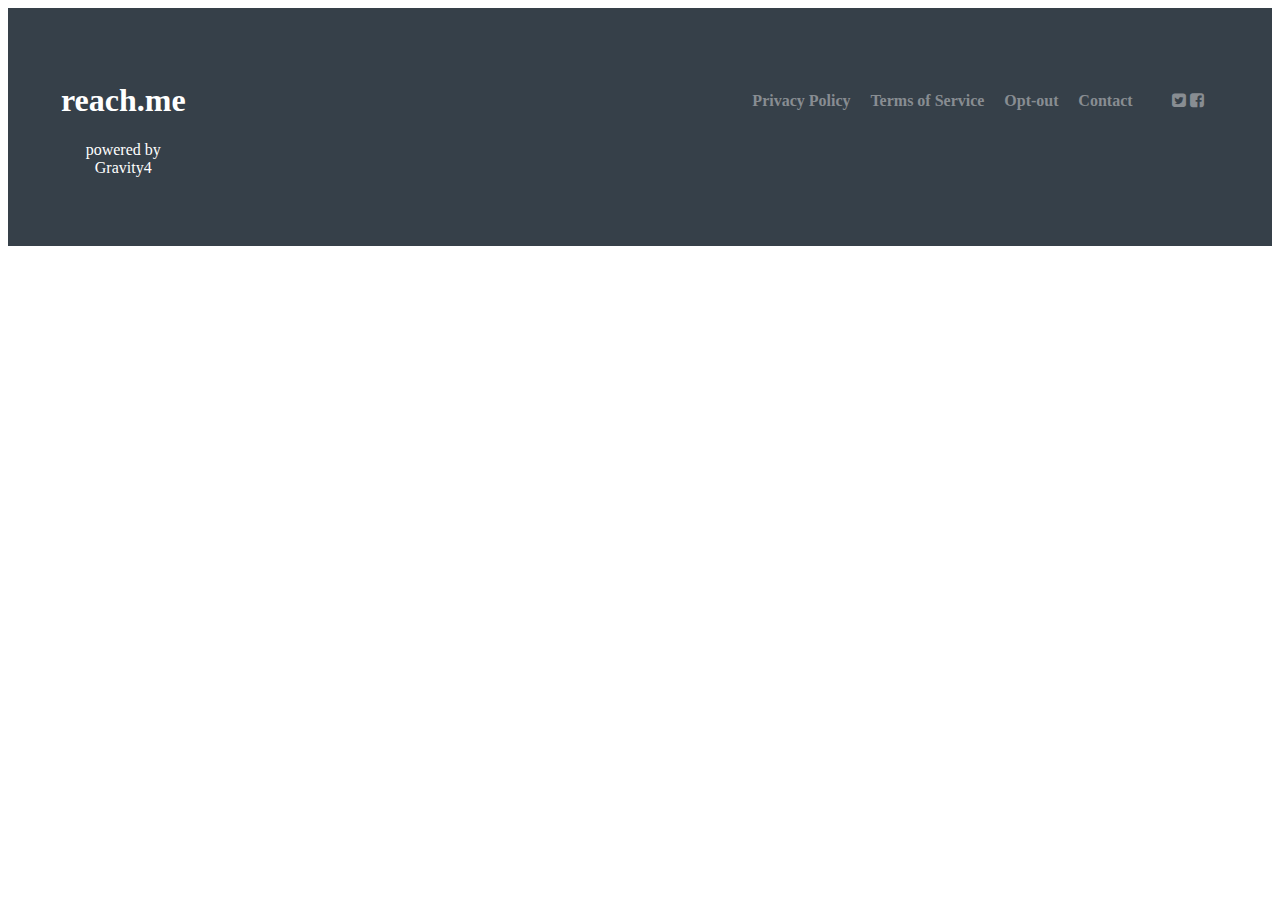
<file: components/footer/footer.html>
<!DOCTYPE html>
<html lang="en">
<head>
    <meta charset="UTF-8">
    <meta name="viewport" content="width=device-width, initial-scale=1.0">
    <meta http-equiv="X-UA-Compatible" content="ie=edge">
    <link href="https://maxcdn.bootstrapcdn.com/font-awesome/4.7.0/css/font-awesome.min.css" rel="stylesheet">
    <link rel="stylesheet" type="text/css" href="footer.css">
    <title>Document</title>
</head>
   
    <body class="body">
       <div class="footer">
        <div class="footer__logo">
          <h1 class="footer__logo_title">reach.me</h1>
          <p class="footer__logo_text">powered by Gravity4</p>
        </div>
        
        <ul class="footer__links">
            <li class="footer__links_list">
              <a href="#">Privacy Policy</a>
            </li>
            <li class="footer__links_list">
              <a href="#">Terms of Service</a>
            </li>
            <li class="footer__links_list">
              <a href="#">Opt-out</a>
            </li>
            <li class="footer__links_list">
              <a href="#">Contact</a>
            </li>
            <li class="footer__links_icons">
              <a href="https://twitter.com/login?lang=pt"><i class="fa fa-twitter-square" aria-hidden="true"></i></a>
              <a href="https://www.facebook.com"><i class="fa fa-facebook-square" aria-hidden="true"></i></a>
            </li>
        </ul>
      </div>
    </body>
</html>
</file>
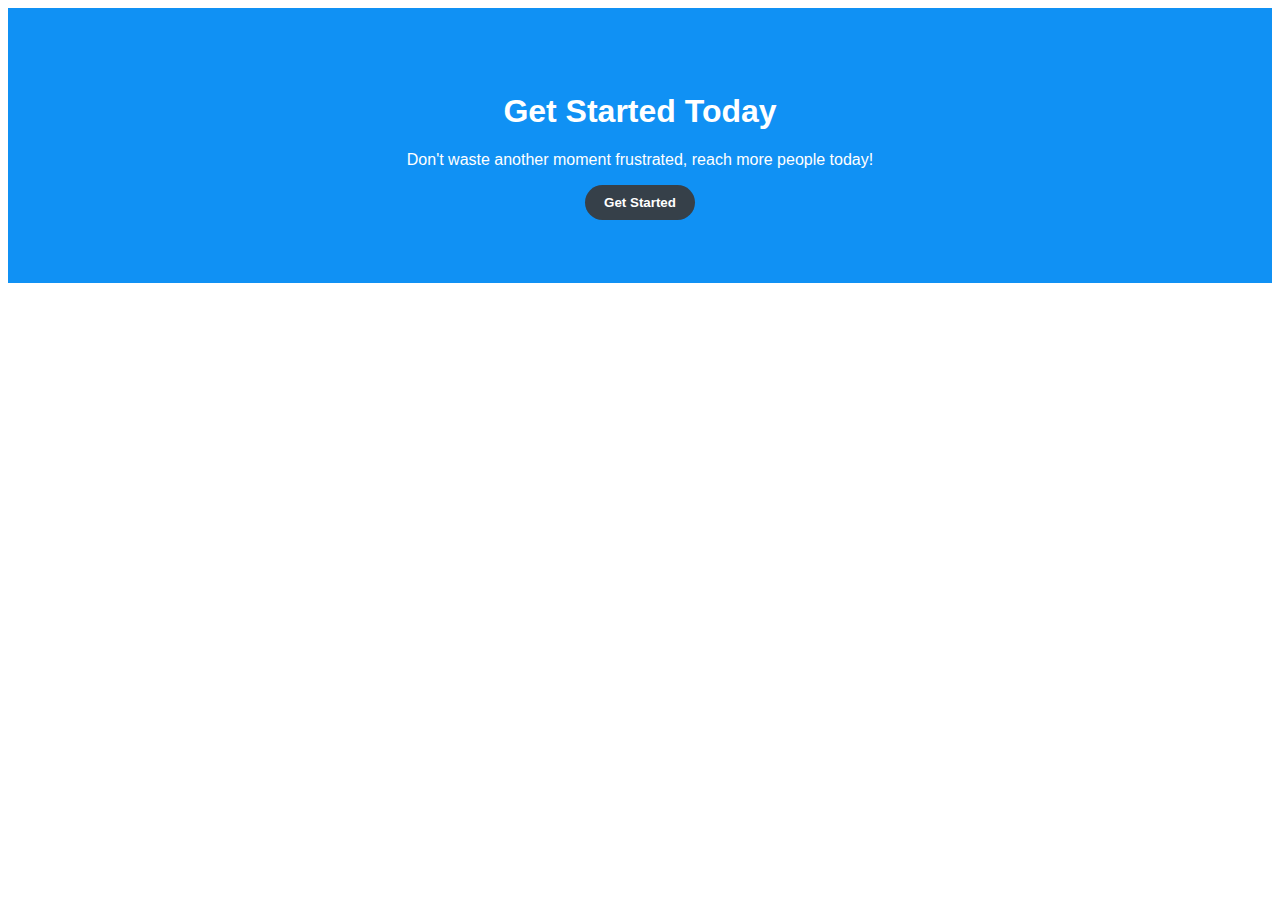
<file: components/get-started-today/get-started-today.html>
<!DOCTYPE html>
<html lang="en">
<head>
    <meta charset="UTF-8">
    <meta name="viewport" content="width=device-width, initial-scale=1.0">
    <meta http-equiv="X-UA-Compatible" content="ie=edge">
    <link rel="stylesheet" type="text/css" href="get-started-today.css">
    <title>Document</title>
</head>
   
    <body class="body">
        <div class="get-started-today">
            <h1 class="get-started-today__title">Get Started Today</h1>
            <p class="get-started-today__text">Don't waste another moment frustrated, reach more people today!</p>
            <button class="get-started-today__button">Get Started</button>
        </div>
    </body>
</html>
</file>
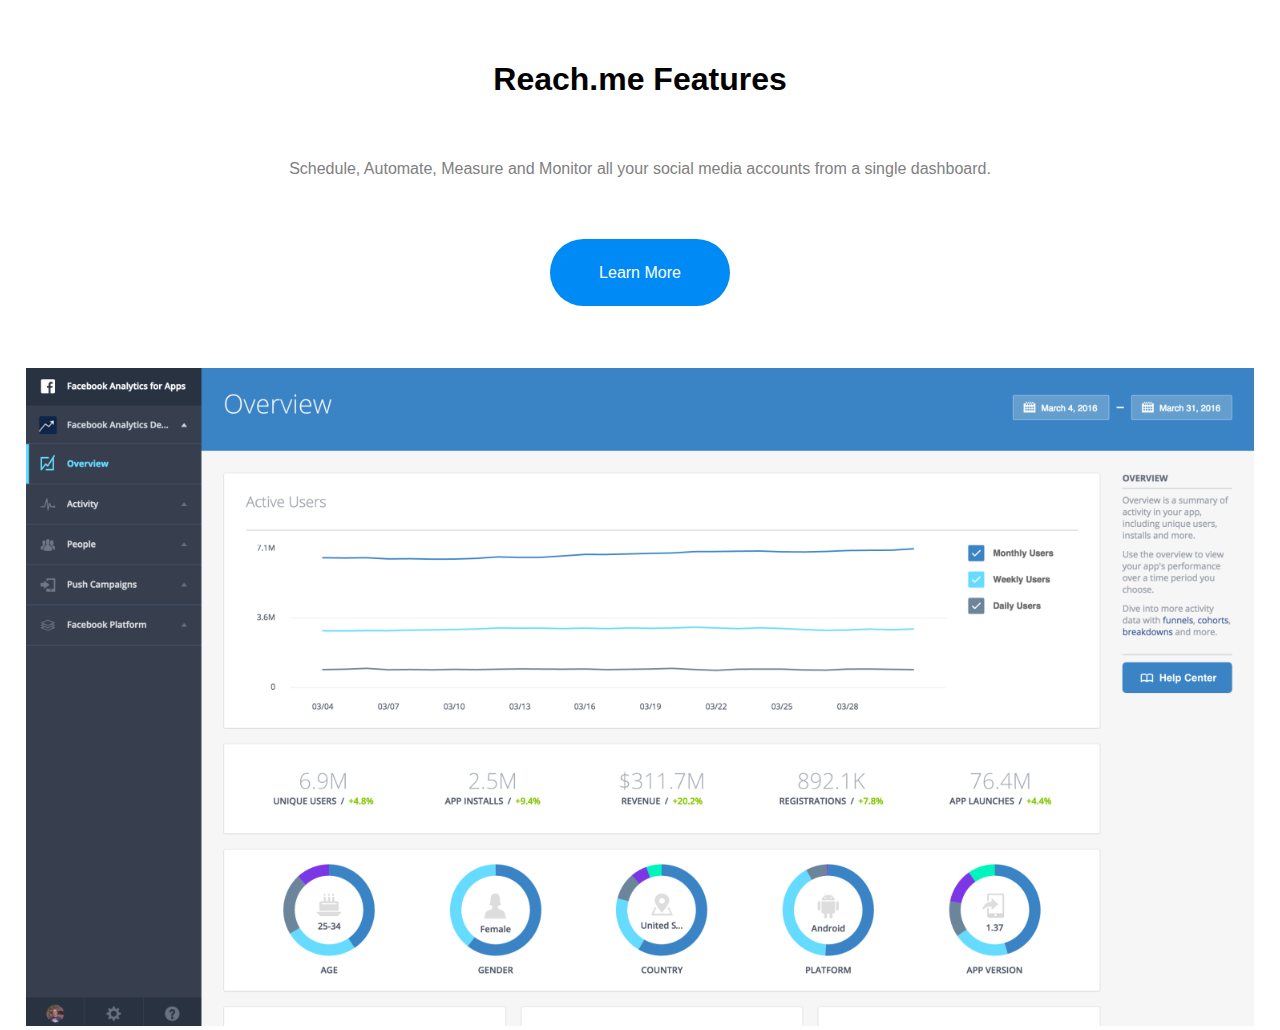
<file: components/hero/hero.html>
<!DOCTYPE html>
<html lang="pt-br">
<head>
    <meta charset="UTF-8">
    <meta name="viewport" content="width=device-width, initial-scale=1.0">
    <meta http-equiv="X-UA-Compatible" content="ie=edge">
    <title>Reach me</title>
    <link rel="stylesheet" href="hero.css">  
    <link href="https://maxcdn.bootstrapcdn.com/font-awesome/4.7.0/css/font-awesome.min.css" rel="stylesheet" integrity="sha384-wvfXpqpZZVQGK6TAh5PVlGOfQNHSoD2xbE+QkPxCAFlNEevoEH3Sl0sibVcOQVnN" crossorigin="anonymous"> 
</head>
<body>
    <section class="hero">
        <h1 class="hero-title">Reach.me Features</h1>
        <p class="hero-paragraph">Schedule, Automate, Measure and Monitor all your social media accounts from a single dashboard.</p>
        <a class="hero-button button" href="">Learn More</a>
        <figure class="hero-image">
            <img class="hero-img" src="../../img/hero-img.png">
        </figure>
    </section>

</body>
</html>
</file>
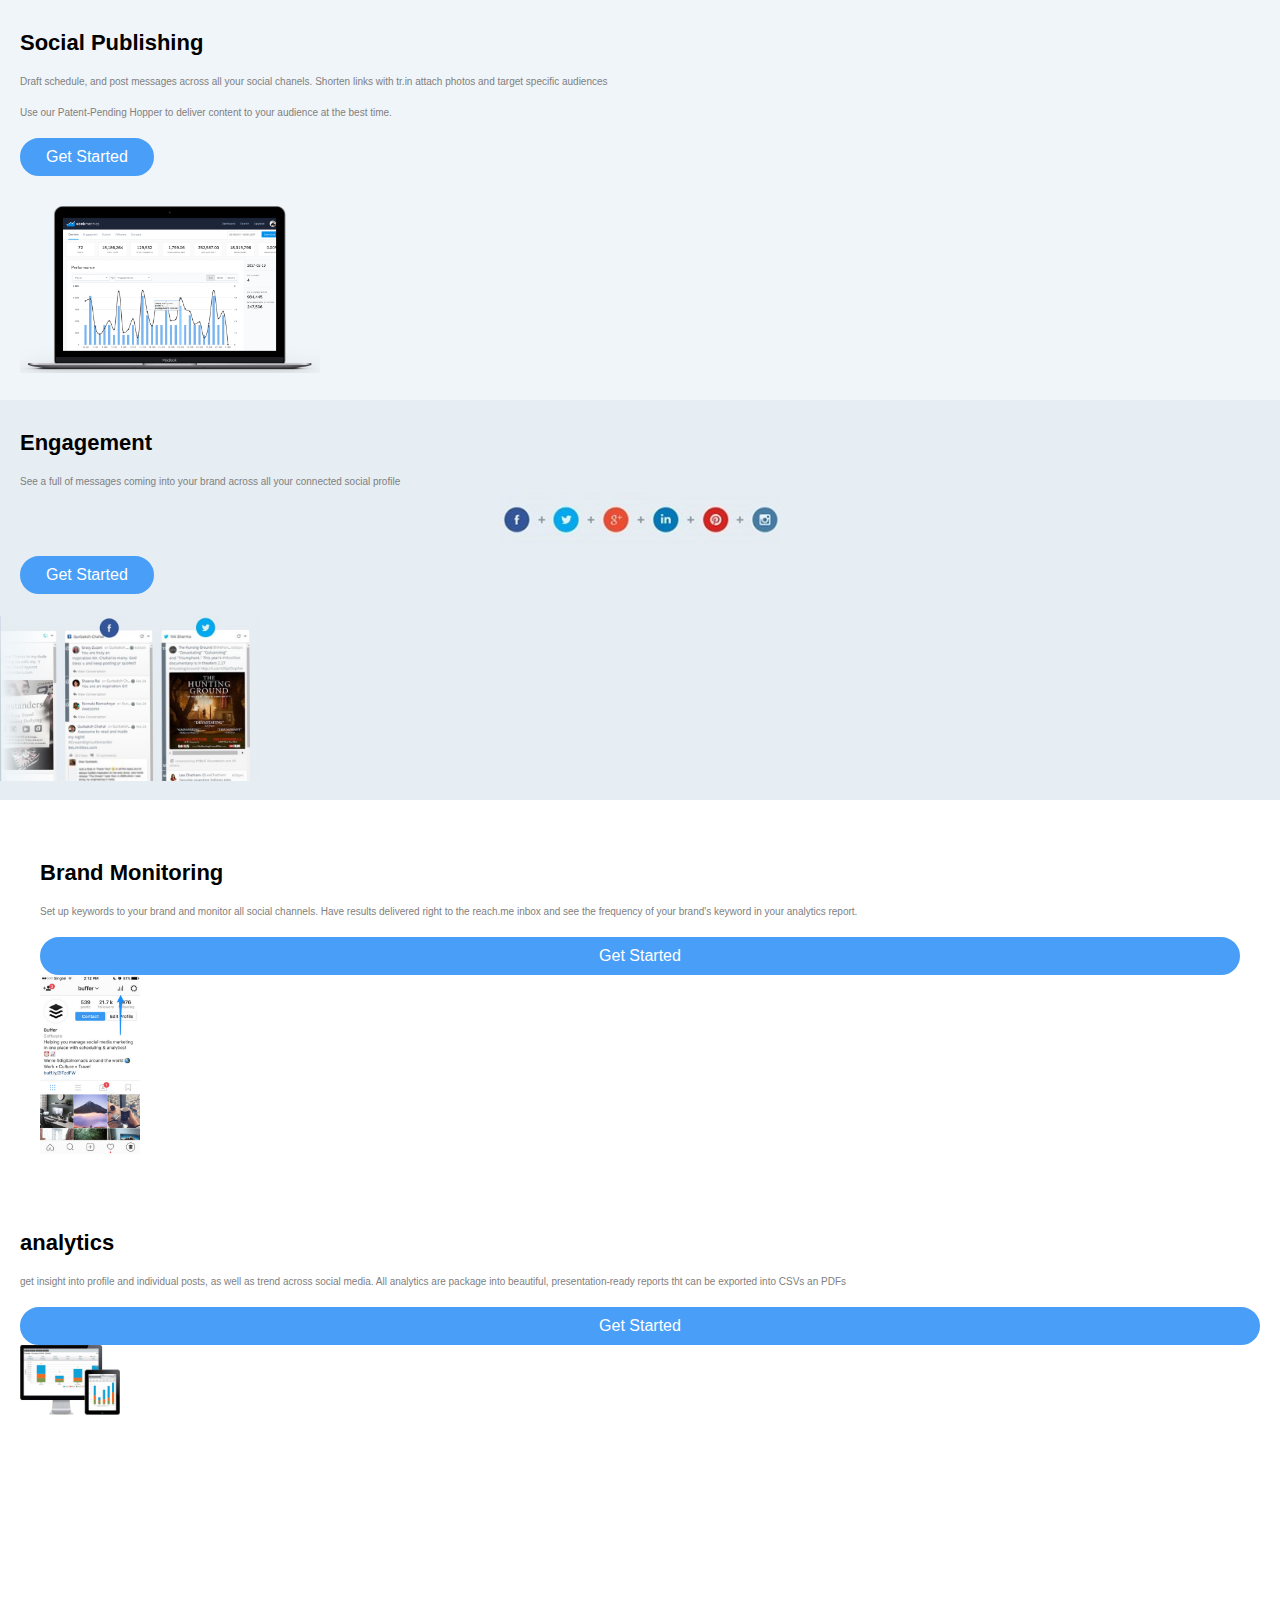
<file: components/reasons-box/feature.html>
<!DOCTYPE html>
<html lang="en">
<head>
    <meta charset="UTF-8">
    <meta name="viewport" content="width=device-width, initial-scale=1.0">
    <meta http-equiv="X-UA-Compatible" content="ie=edge">
    <link rel="stylesheet" type="text/css" href="feature.css">
    <link rel="stylesheet" type="text/css" href="../button/button-example.css">    
    
    <title>Reasons box</title>
</head>
<body>
    <div class="feature feature--lighter-gray">
        <div class="feature__content">
            <p class="feature__title">Social Publishing</p>
            <p class="feature__paragraph">Draft schedule, and post messages across all your social chanels. Shorten links with tr.in attach photos and target specific audiences</p>
            <p class="feature__paragraph">Use our Patent-Pending Hopper to deliver content to your audience at the best time.</p>
            <a href="" class="button button--primary">Get Started</a>            
        </div>  
        <img class="feature_img_social" src="../../img/feature-box-macbook.png" alt="macbook">    
    </div>

    <div class="feature feature--darker-gray">
        <div>
            <p class="feature__title">Engagement</p>
            <p class="feature__paragraph">See a full of messages coming into your brand across all your connected social profile</p>
            <img class="feature_engagement--icons" src="../../img/feature--engagement_icons.png">
            <a href="" class="button button--primary">Get Started</a>            
        </div>  
        <img class="feature_img--engagement" src="../../img/feature--engagement.png" alt="mobile screen">    
    </div>

    <div class="feature feature--groups">
        <div class="feature">
            <p class="feature__title">Brand Monitoring</p>
            <p class="feature__paragraph">Set up keywords to your brand and monitor all social channels. Have results delivered right to the reach.me inbox and see the frequency of your brand's keyword in your analytics report.              
            </p>
            <a href="" class="button button--primary">Get Started</a>
            <div></div>
            <img class="feature_img_feature--group_ig" src="../../img/feature-box-ig.png" alt="visitors">
            </div>
        </div>

        <div class="feature">
            <p class="feature__title">analytics</p>
            <p class="feature__paragraph">get insight into profile and individual posts, as well as trend across social media. All analytics are package into beautiful, presentation-ready reports tht can be exported into CSVs an PDFs</p>
            <a href="" class="button button--primary">Get Started</a>
            <div>
                <img class="feature_img_feature--group" src="../../img/feature-box-desktop.jpg" alt="desktop screen">
            </div>
        </div>
    </div>    
</body>
</html>
</file>
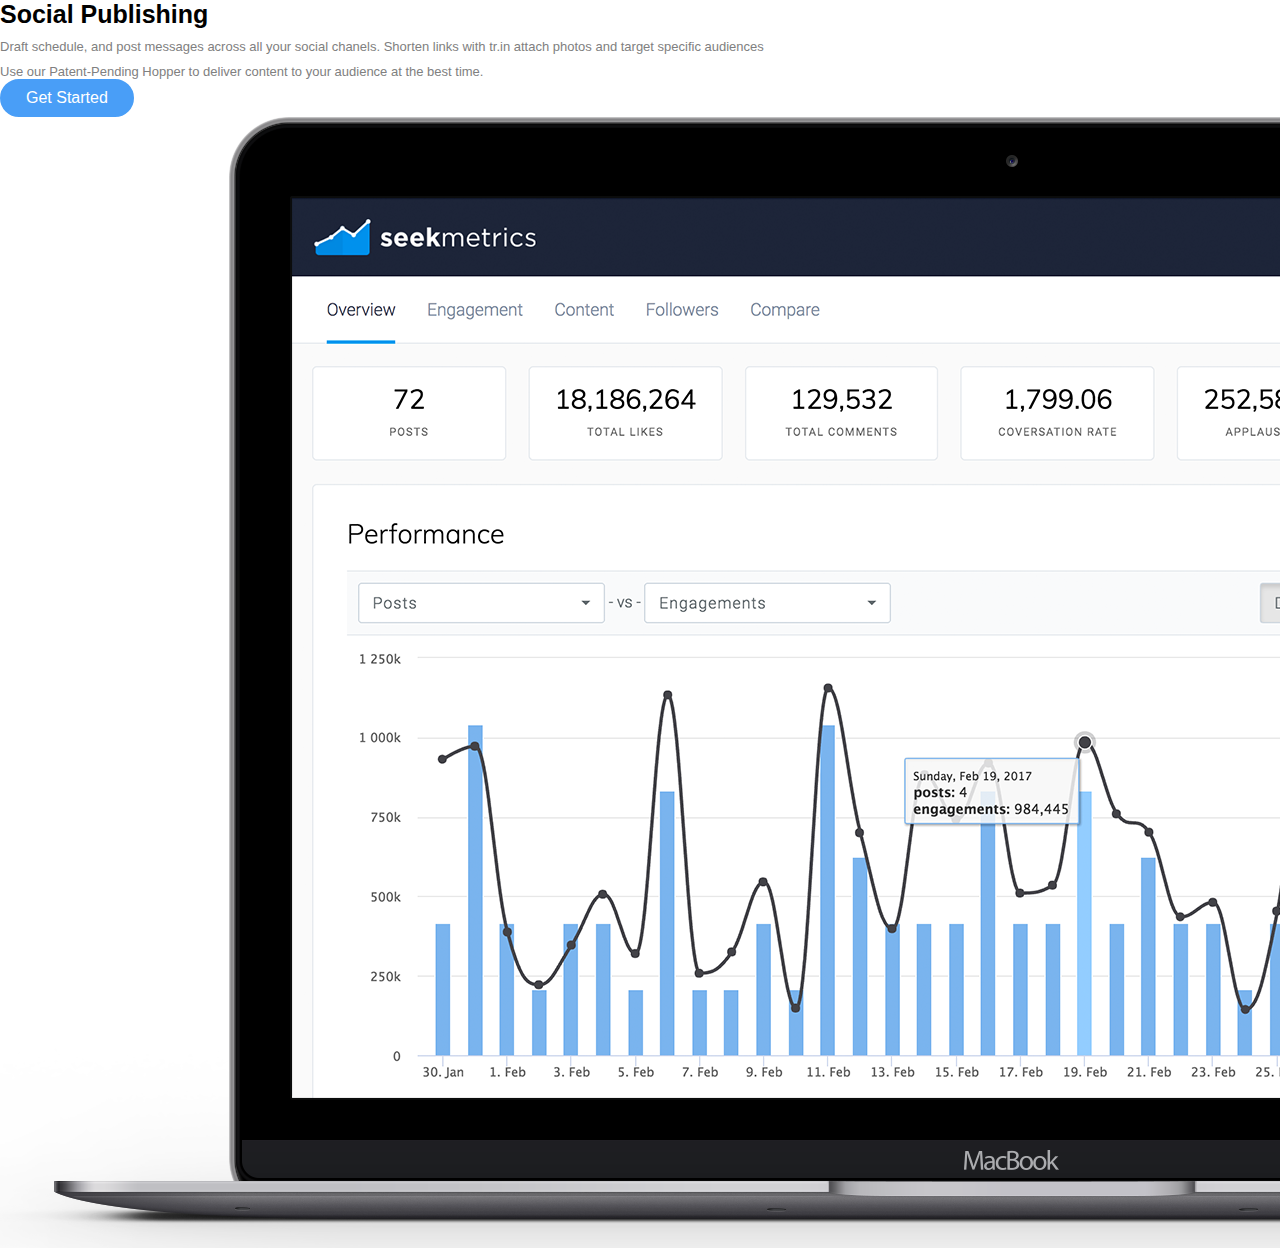
<file: components/reasons-box/reasons-box.html>
<!DOCTYPE html>
<html lang="en">
<head>
    <meta charset="UTF-8">
    <meta name="viewport" content="width=device-width, initial-scale=1.0">
    <meta http-equiv="X-UA-Compatible" content="ie=edge">
    <link rel="stylesheet" type="text/css" href="reasons-box.css">
    <link rel="stylesheet" type="text/css" href="../button/button-example.css">    
    
    <title>Reasons box</title>
</head>
<body>
    <div class="feature feature--lighter-gray">
        <div class="feature__content">
            <h1 class="feature__title">Social Publishing</h1>
            <h2 class="feature__paragraph">Draft schedule, and post messages across all your social chanels. Shorten links with tr.in attach photos and target specific audiences</h2>
            <h3 class="feature__paragraph">Use our Patent-Pending Hopper to deliver content to your audience at the best time.</h3>
            <a href="" class="button button--primary">Get Started</a>            
        </div>  
        <img class="feature_img_social" src="../../img/feature-box-macbook.png" alt="macbook">    
    </div>
</body>
</html>
</file>
<file: components/footer/footer.css>
.footer {
    /*width: 100%;*/
    padding: 3%;
    background: #364049;
    text-align: center;
    color: white;
}

.footer__logo {
  padding: 15px;
}

.footer__links {
  width: 100%;
  list-style-type: none;
  text-decoration: none;
  font-weight: bold;
}

.footer__links_list {
  padding: 1%;
}

.footer__links_icons {
  padding: 3%;
}

.footer__links a {
  text-decoration: none;
  color: #888d92;
}

@media (min-width:700px) {
  .footer {
    display: flex;
    flex-direction: row;
  }

  .footer__links {
    display: flex;
    justify-content: flex-end;
    align-items: baseline;
  }
</file>
<file: components/get-started-today/get-started-today.css>
.body {
    font-family: Verdana, Tahoma, sans-serif;
}

.get-started-today {
    width: 100%;
    padding-top: 5%;
    padding-bottom: 5%;
    background: #1091f4;
    color: white;
    text-align: center;
  }
  
  .get-started-today__button {
    width: 110px;
    padding: 10px;
    border: none;
    border-radius: 30px;
    color: white;
    font-weight: bold;
    background: #364049;
  }
</file>
<file: components/hero/hero.css>
* {
	margin: 0;
	padding: 0;
	box-sizing: border-box;
}

body {
    width: 100%;
    font-family: Verdana, Tahoma, sans-serif;
    text-align: center;
}

.hero {
    padding-left: 2%;
    padding-right: 2%;
}

.hero-title {
    margin-top: 5%;
    margin-bottom: 5%;
}

.hero-paragraph {
    color: #808080;
    margin-bottom: 5%;
}

.hero-button {
    display: inline-block;
    text-decoration: none;
    color: #FFF;
    background-color: #008AF5;
    padding: 2% 4%;
    border-radius: 40px;
    margin-bottom: 5%;
}

.hero.image {
    
}

.hero-img {
    width: 100%;
}

/* .button {
    box-sizing: border-box;
    display: inline-block;
    padding: .5rem 1.5rem;
    border-width: 2px;
    border-style: solid;
    border-radius: 25px;
    text-align: center;
    text-decoration: none;
}
*/
</file>
<file: components/reasons-box/feature.css>
* {
	margin: 0;
	padding: 0;
	box-sizing: border-box;
}

/* seção feature*/
.feature{
    font-family: Verdana, Geneva, Tahoma, sans-serif;
    display: flex;
    flex-direction: column;   
    height: 400px;
    padding: 30px 20px 0 20px;	
    
}

.feature--reverse{
    float: right;
}
.feature--lighter-gray{
	background: #f0f5f9;		
}

.feature--darker-gray{
    background: #e6edf3 ;
}
.feature__title{
    font-size: 22px;
    padding-bottom: 20px;
    font-weight: bold;

}

.feature__paragraph{
	font-family: Verdana, Geneva, Tahoma, sans-serif;
	font-weight:normal;
    font-size: 10px;
    color:gray;
    padding-bottom: 20px;
   
}

.feature_img_social{
    width: 300px; 
    padding-top: 30px; 
    
}

.feature_engagement--icons{
	display:block;
    width: 100%;
    max-width: 280px;
    margin: -15px auto 8px auto;
    
}

.feature_img--engagement{
    width: 260px;
    padding-top: 22px;
    margin-left:-20px;

}

/* Seção features group*/

.feature_img_feature--group{
    width: 100px;
}

.feature_img_feature--group_ig{
    width: 100px;
}
</file>
<file: components/button/button-example.css>
/* default */
.button {
    box-sizing: border-box;
    display: inline-block;
    padding: .5rem 1.5rem;
    border-width: 2px;
    border-style: solid;
    border-radius: 25px;
    text-align: center;
    text-decoration: none;
}

/* modifiers */
.button--primary {
    color: #ffffff;
    background: #499ef7;
    border-color: #499ef7;
}

.button--secondary {
    color: #ffffff;
    background: #0c1519;
    border-color: #0c1519;
}

.button--outline {
    color: #838c91;
    background: #ffffff;
    border-color: #edeeef;
}
</file>
<file: components/reasons-box/reasons-box.css>
* {
	margin: 0;
	padding: 0;
	box-sizing: border-box;
}

/* seção feature*/
.feature{
    font-family: Verdana, Geneva, Tahoma, sans-serif;
    width: 100%;
    height: 500px;
    
}

.feature feature--lighter-gray{
    display: flex;
    flex-direction: column;
    align-items: flex-start;
    justify-content: space-between;   
    width: 90%;
    height: 50%;
    padding-top: 30px;
    margin: auto 5%;
}
.feature__title{
    font-size: 25px;
}

.feature__paragraph{
	font-family: Verdana, Geneva, Tahoma, sans-serif;
	font-weight:normal;
    font-size: 13px;
    color:gray;
    margin-top:10px;
}
</file>
